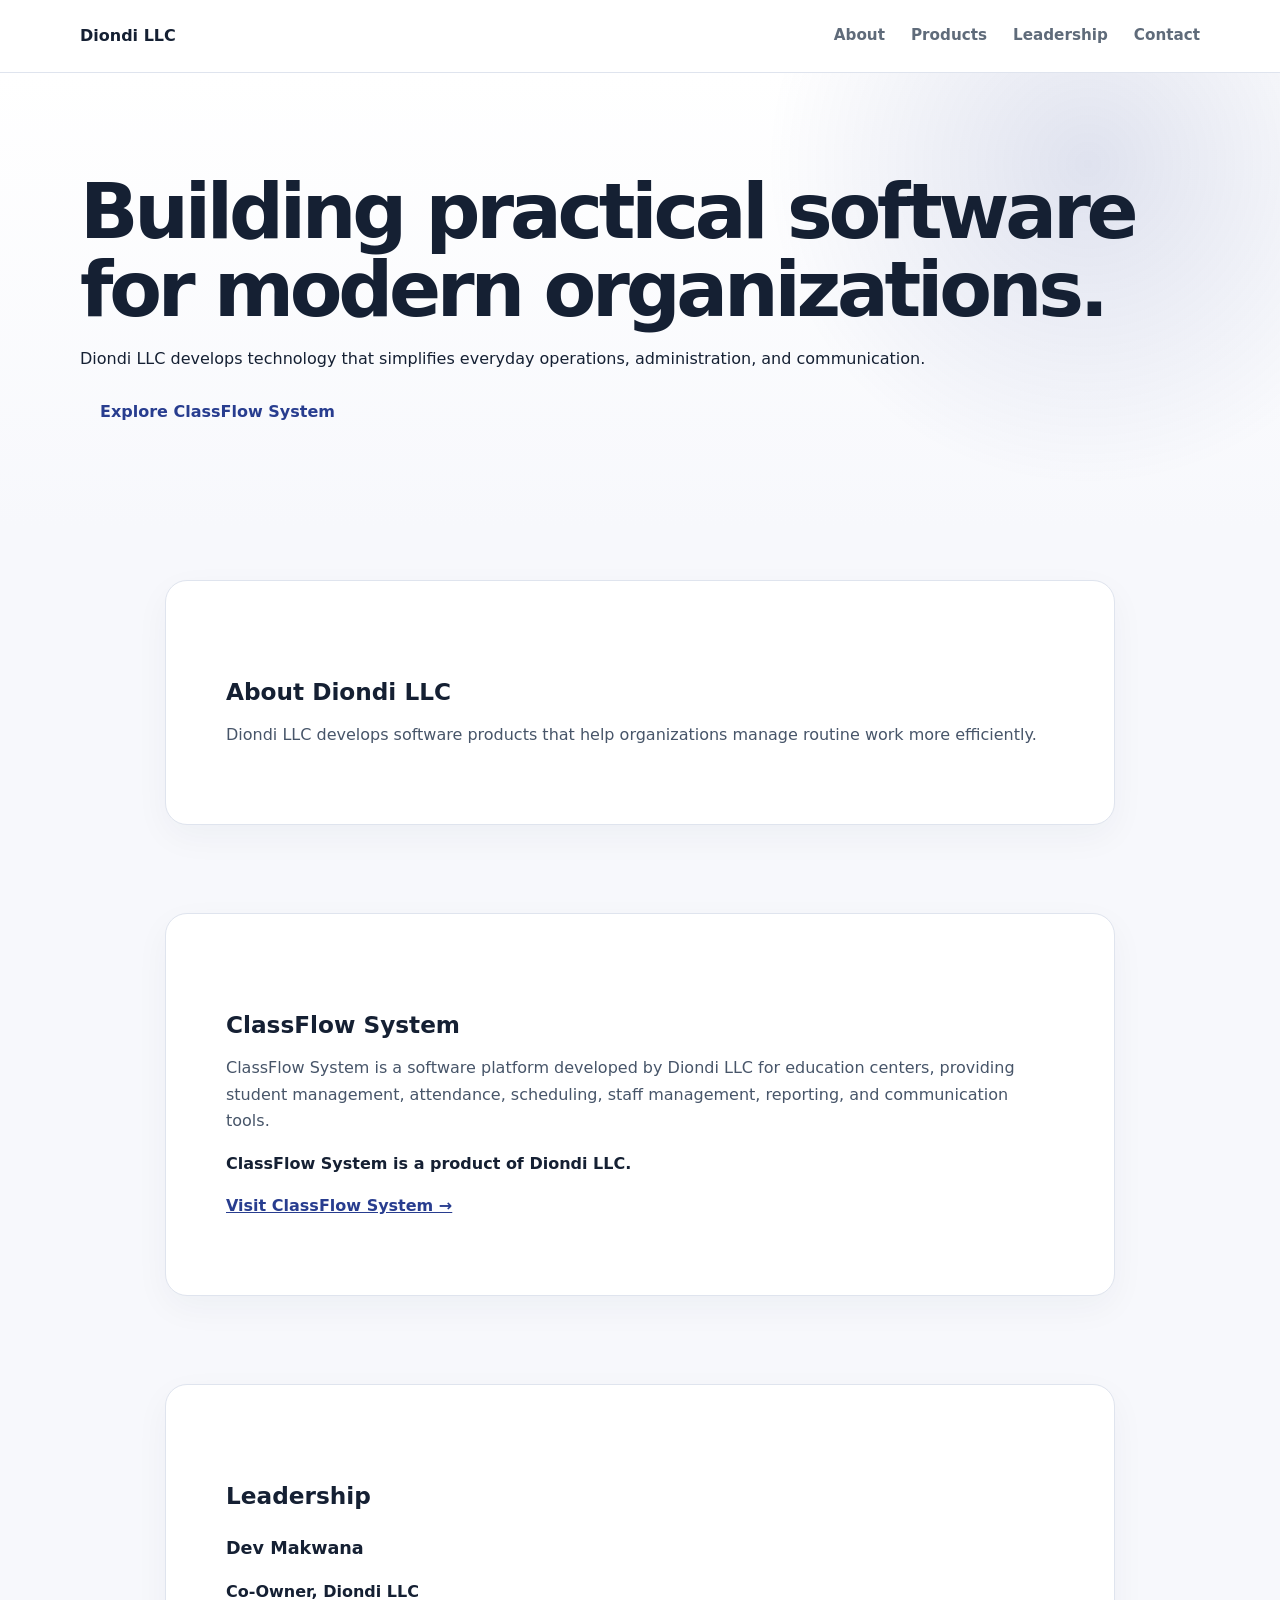
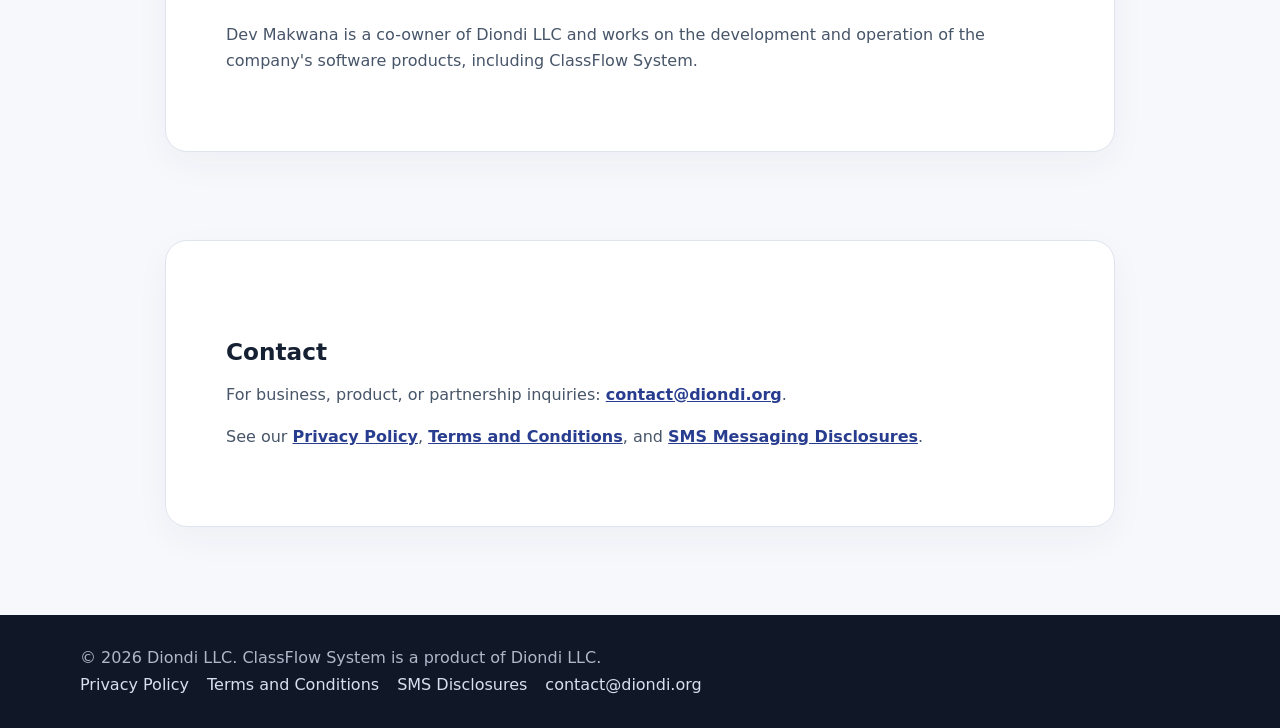
<file: index.html>
<!doctype html>
<html lang="en">
  <head>
    <meta charset="utf-8" />
    <meta name="viewport" content="width=device-width,initial-scale=1" />
    <title>Diondi LLC | Software & Technology</title>
    <meta
      name="description"
      content="Diondi LLC develops ClassFlow System, a software platform for education centers."
    />
    <link rel="icon" href="/favicon.svg" type="image/svg+xml" />
    <link rel="stylesheet" href="/styles.css" />
  </head>
  <body>
    <header>
      <div class="wrap">
        <nav>
          <a href="/index.html"><strong>Diondi LLC</strong></a>
          <div class="links">
            <a href="/index.html#about">About</a
            ><a href="/index.html#products">Products</a
            ><a href="/index.html#leadership">Leadership</a
            ><a href="/index.html#contact">Contact</a>
          </div>
        </nav>
      </div>
    </header>
    <section class="hero">
      <div class="wrap">
        <h1>Building practical software for modern organizations.</h1>
        <p>
          Diondi LLC develops technology that simplifies everyday operations,
          administration, and communication.
        </p>
        <a class="button" href="#products">Explore ClassFlow System</a>
      </div>
    </section>
    <main class="wrap">
      <section class="content" id="about">
        <h2>About Diondi LLC</h2>
        <p>
          Diondi LLC develops software products that help organizations manage
          routine work more efficiently.
        </p>
      </section>
      <section class="content" id="products">
        <h2>ClassFlow System</h2>
        <p>
          ClassFlow System is a software platform developed by Diondi LLC for
          education centers, providing student management, attendance,
          scheduling, staff management, reporting, and communication tools.
        </p>
        <p><strong>ClassFlow System is a product of Diondi LLC.</strong></p>
        <p>
          <a href="https://classflowsystem.diondi.org">Visit ClassFlow System →</a>
        </p>
      </section>
      <section class="content" id="leadership">
        <h2>Leadership</h2>
        <h3>Dev Makwana</h3>
        <p><strong>Co-Owner, Diondi LLC</strong></p>
        <p>
          Dev Makwana is a co-owner of Diondi LLC and works on the development
          and operation of the company's software products, including ClassFlow
          System.
        </p>
      </section>
      <section class="content" id="contact">
        <h2>Contact</h2>
        <p>
          For business, product, or partnership inquiries:
          <a href="mailto:contact@diondi.org">contact@diondi.org</a>.
        </p>
        <p>
          See our <a href="/privacy.html">Privacy Policy</a>,
          <a href="/terms.html">Terms and Conditions</a>, and
          <a href="/sms.html">SMS Messaging Disclosures</a>.
        </p>
      </section>
    </main>
    <footer>
      <div class="wrap">
        © 2026 Diondi LLC. ClassFlow System is a product of Diondi LLC.
        <div class="footlinks">
          <a href="/privacy.html">Privacy Policy</a
          ><a href="/terms.html">Terms and Conditions</a
          ><a href="/sms.html">SMS Disclosures</a
          ><a href="mailto:contact@diondi.org">contact@diondi.org</a>
        </div>
      </div>
    </footer>
  </body>
</html>
</file>
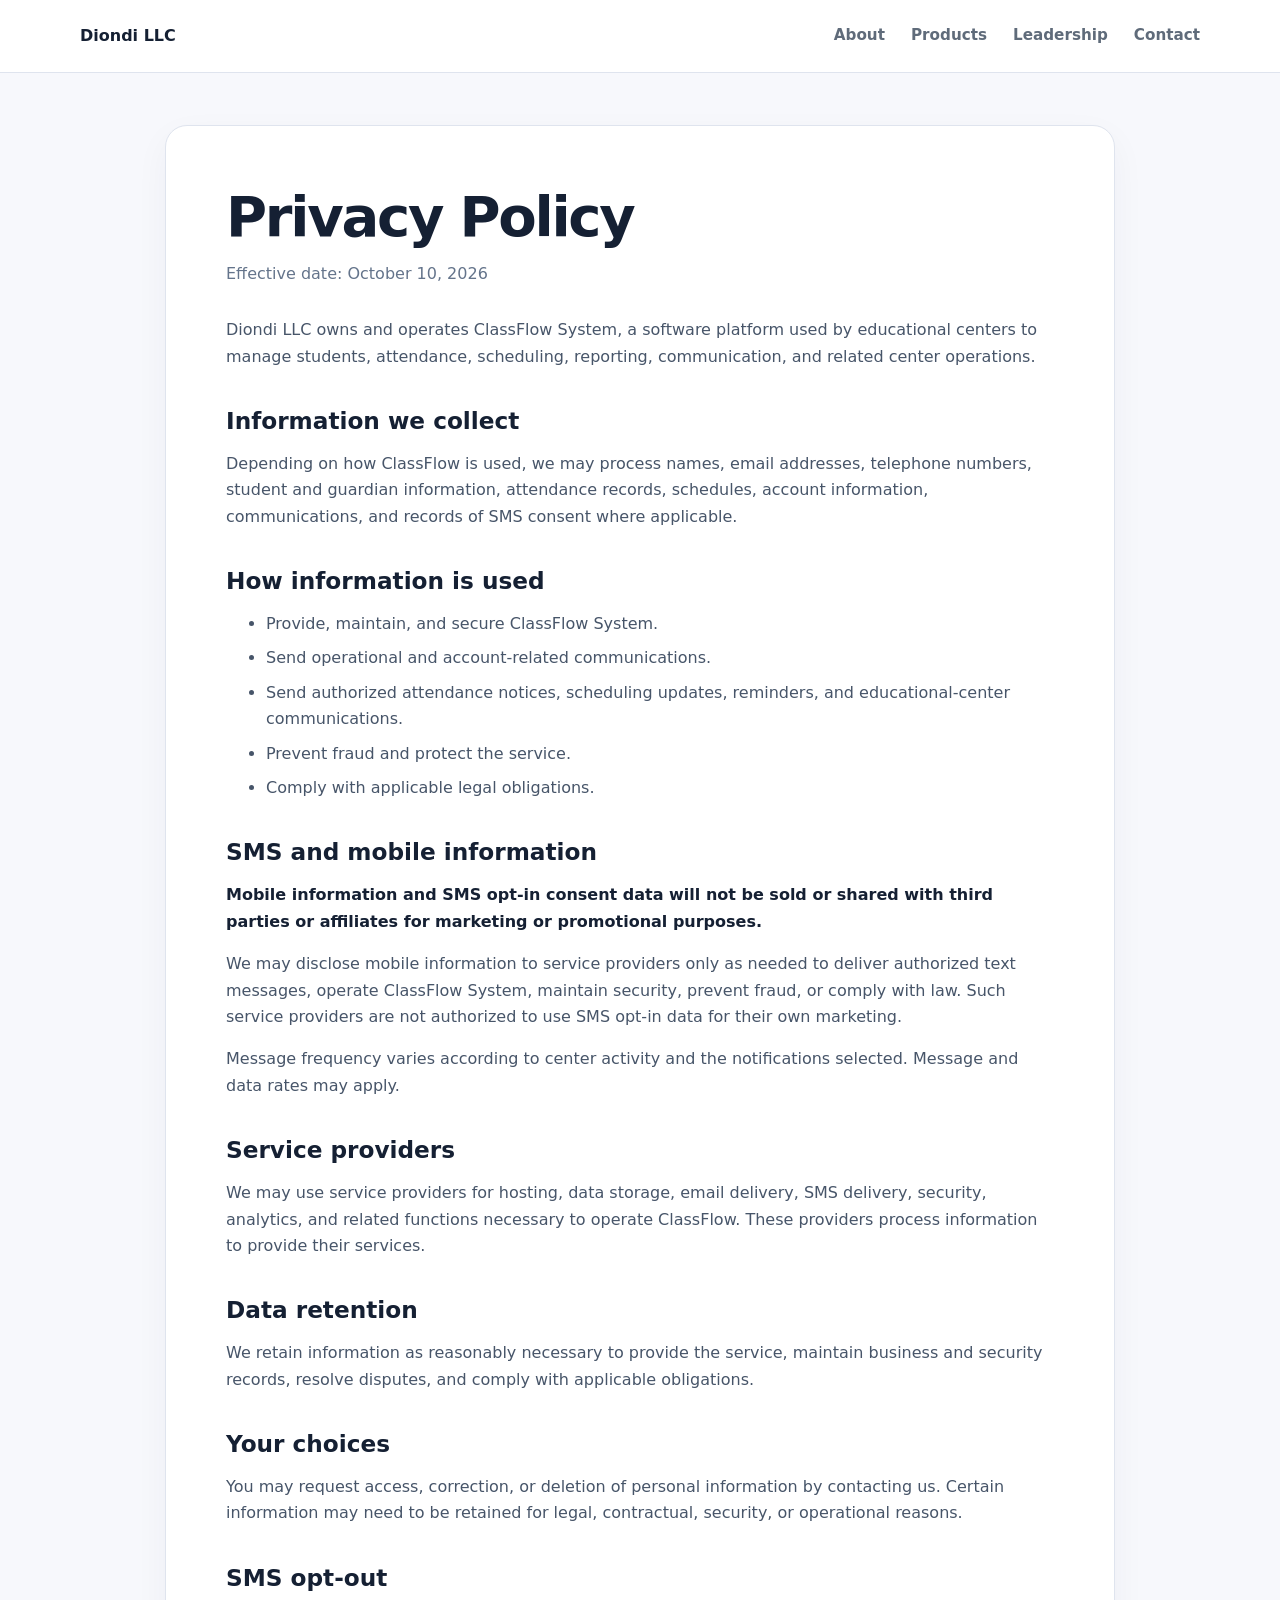
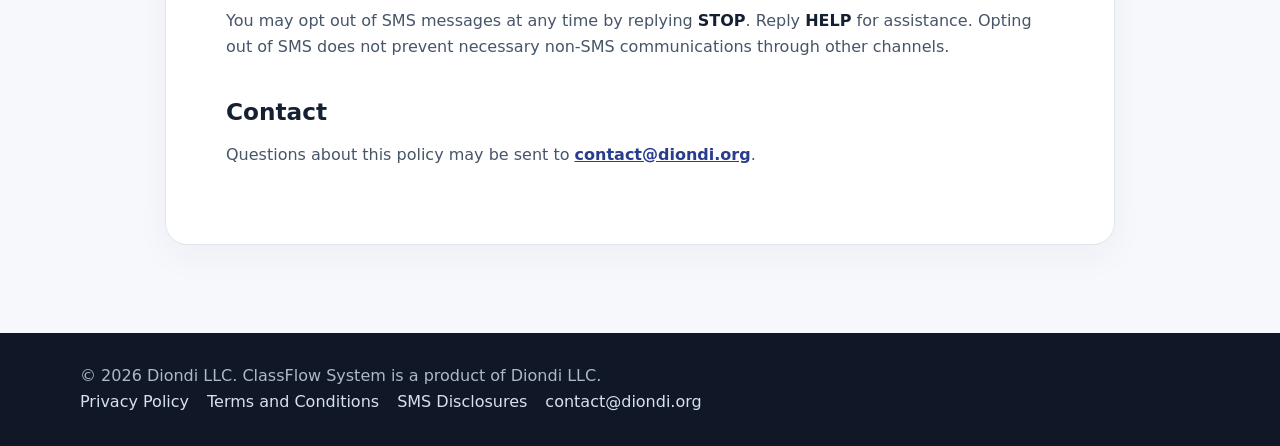
<file: privacy.html>
<!doctype html><html lang="en"><head><meta charset="utf-8"><meta name="viewport" content="width=device-width,initial-scale=1"><title>Privacy Policy | Diondi LLC</title><meta name="description" content="Privacy Policy for Diondi LLC and ClassFlow System."><link rel="icon" href="/favicon.svg" type="image/svg+xml"><link rel="stylesheet" href="/styles.css"></head><body><header><div class="wrap"><nav><a href="/index.html"><strong>Diondi LLC</strong></a><div class="links"><a href="/index.html#about">About</a><a href="/index.html#products">Products</a><a href="/index.html#leadership">Leadership</a><a href="/index.html#contact">Contact</a></div></nav></div></header><main class="content"><h1>Privacy Policy</h1><p class="muted">Effective date: October 10, 2026</p><p>Diondi LLC owns and operates ClassFlow System, a software platform used by educational centers to manage students, attendance, scheduling, reporting, communication, and related center operations.</p><h2>Information we collect</h2><p>Depending on how ClassFlow is used, we may process names, email addresses, telephone numbers, student and guardian information, attendance records, schedules, account information, communications, and records of SMS consent where applicable.</p><h2>How information is used</h2><ul><li>Provide, maintain, and secure ClassFlow System.</li><li>Send operational and account-related communications.</li><li>Send authorized attendance notices, scheduling updates, reminders, and educational-center communications.</li><li>Prevent fraud and protect the service.</li><li>Comply with applicable legal obligations.</li></ul><h2>SMS and mobile information</h2><p><strong>Mobile information and SMS opt-in consent data will not be sold or shared with third parties or affiliates for marketing or promotional purposes.</strong></p><p>We may disclose mobile information to service providers only as needed to deliver authorized text messages, operate ClassFlow System, maintain security, prevent fraud, or comply with law. Such service providers are not authorized to use SMS opt-in data for their own marketing.</p><p>Message frequency varies according to center activity and the notifications selected. Message and data rates may apply.</p><h2>Service providers</h2><p>We may use service providers for hosting, data storage, email delivery, SMS delivery, security, analytics, and related functions necessary to operate ClassFlow. These providers process information to provide their services.</p><h2>Data retention</h2><p>We retain information as reasonably necessary to provide the service, maintain business and security records, resolve disputes, and comply with applicable obligations.</p><h2>Your choices</h2><p>You may request access, correction, or deletion of personal information by contacting us. Certain information may need to be retained for legal, contractual, security, or operational reasons.</p><h2>SMS opt-out</h2><p>You may opt out of SMS messages at any time by replying <strong>STOP</strong>. Reply <strong>HELP</strong> for assistance. Opting out of SMS does not prevent necessary non-SMS communications through other channels.</p><h2>Contact</h2><p>Questions about this policy may be sent to <a href="mailto:contact@diondi.org">contact@diondi.org</a>.</p></main><footer><div class="wrap">© 2026 Diondi LLC. ClassFlow System is a product of Diondi LLC.<div class="footlinks"><a href="/privacy.html">Privacy Policy</a><a href="/terms.html">Terms and Conditions</a><a href="/sms.html">SMS Disclosures</a><a href="mailto:contact@diondi.org">contact@diondi.org</a></div></div></footer></body></html>
</file>
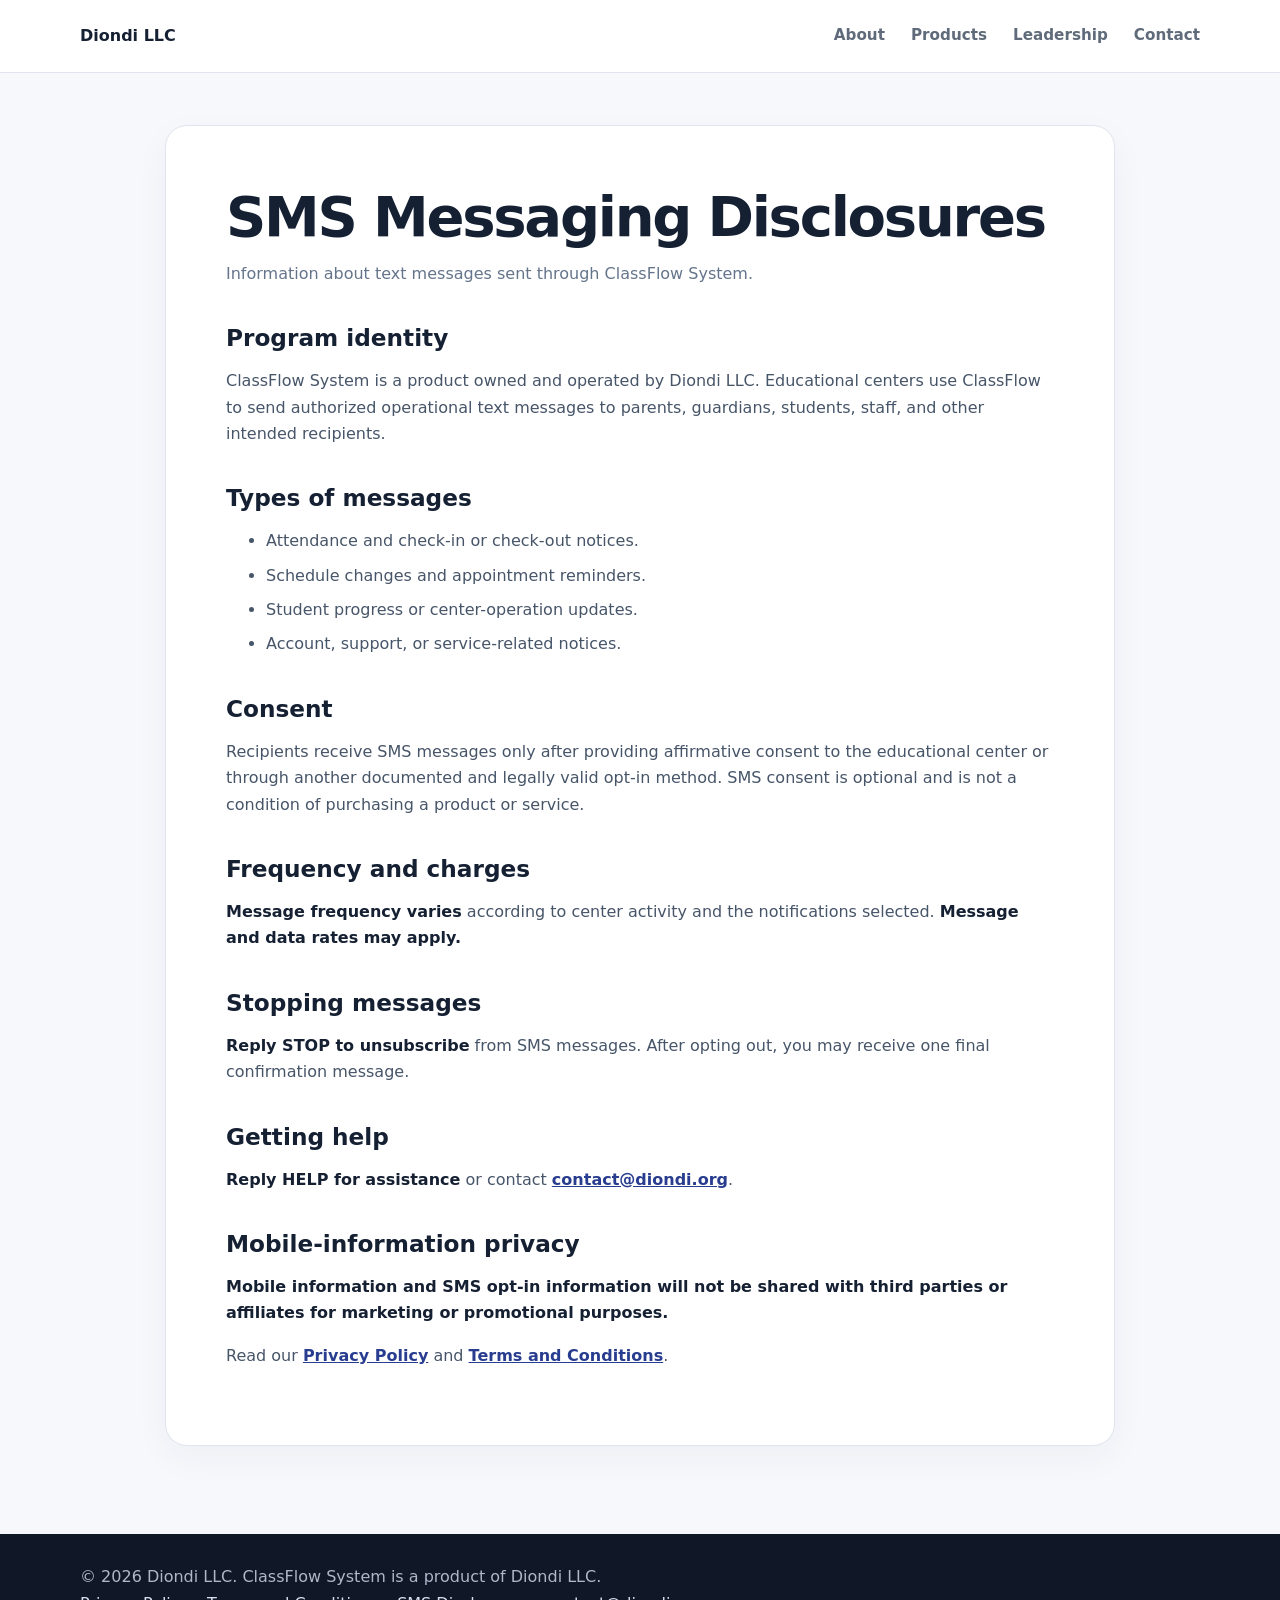
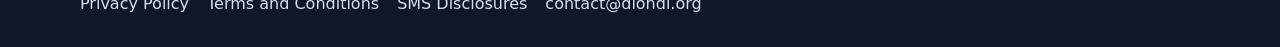
<file: sms.html>
<!doctype html><html lang="en"><head><meta charset="utf-8"><meta name="viewport" content="width=device-width,initial-scale=1"><title>SMS Messaging Disclosures | Diondi LLC</title><meta name="description" content="SMS Messaging Disclosures for Diondi LLC and ClassFlow System."><link rel="icon" href="/favicon.svg" type="image/svg+xml"><link rel="stylesheet" href="/styles.css"></head><body><header><div class="wrap"><nav><a href="/index.html"><strong>Diondi LLC</strong></a><div class="links"><a href="/index.html#about">About</a><a href="/index.html#products">Products</a><a href="/index.html#leadership">Leadership</a><a href="/index.html#contact">Contact</a></div></nav></div></header><main class="content"><h1>SMS Messaging Disclosures</h1><p class="muted">Information about text messages sent through ClassFlow System.</p><h2>Program identity</h2><p>ClassFlow System is a product owned and operated by Diondi LLC. Educational centers use ClassFlow to send authorized operational text messages to parents, guardians, students, staff, and other intended recipients.</p><h2>Types of messages</h2><ul><li>Attendance and check-in or check-out notices.</li><li>Schedule changes and appointment reminders.</li><li>Student progress or center-operation updates.</li><li>Account, support, or service-related notices.</li></ul><h2>Consent</h2><p>Recipients receive SMS messages only after providing affirmative consent to the educational center or through another documented and legally valid opt-in method. SMS consent is optional and is not a condition of purchasing a product or service.</p><h2>Frequency and charges</h2><p><strong>Message frequency varies</strong> according to center activity and the notifications selected. <strong>Message and data rates may apply.</strong></p><h2>Stopping messages</h2><p><strong>Reply STOP to unsubscribe</strong> from SMS messages. After opting out, you may receive one final confirmation message.</p><h2>Getting help</h2><p><strong>Reply HELP for assistance</strong> or contact <a href="mailto:contact@diondi.org">contact@diondi.org</a>.</p><h2>Mobile-information privacy</h2><p><strong>Mobile information and SMS opt-in information will not be shared with third parties or affiliates for marketing or promotional purposes.</strong></p><p>Read our <a href="/privacy.html">Privacy Policy</a> and <a href="/terms.html">Terms and Conditions</a>.</p></main><footer><div class="wrap">© 2026 Diondi LLC. ClassFlow System is a product of Diondi LLC.<div class="footlinks"><a href="/privacy.html">Privacy Policy</a><a href="/terms.html">Terms and Conditions</a><a href="/sms.html">SMS Disclosures</a><a href="mailto:contact@diondi.org">contact@diondi.org</a></div></div></footer></body></html>
</file>
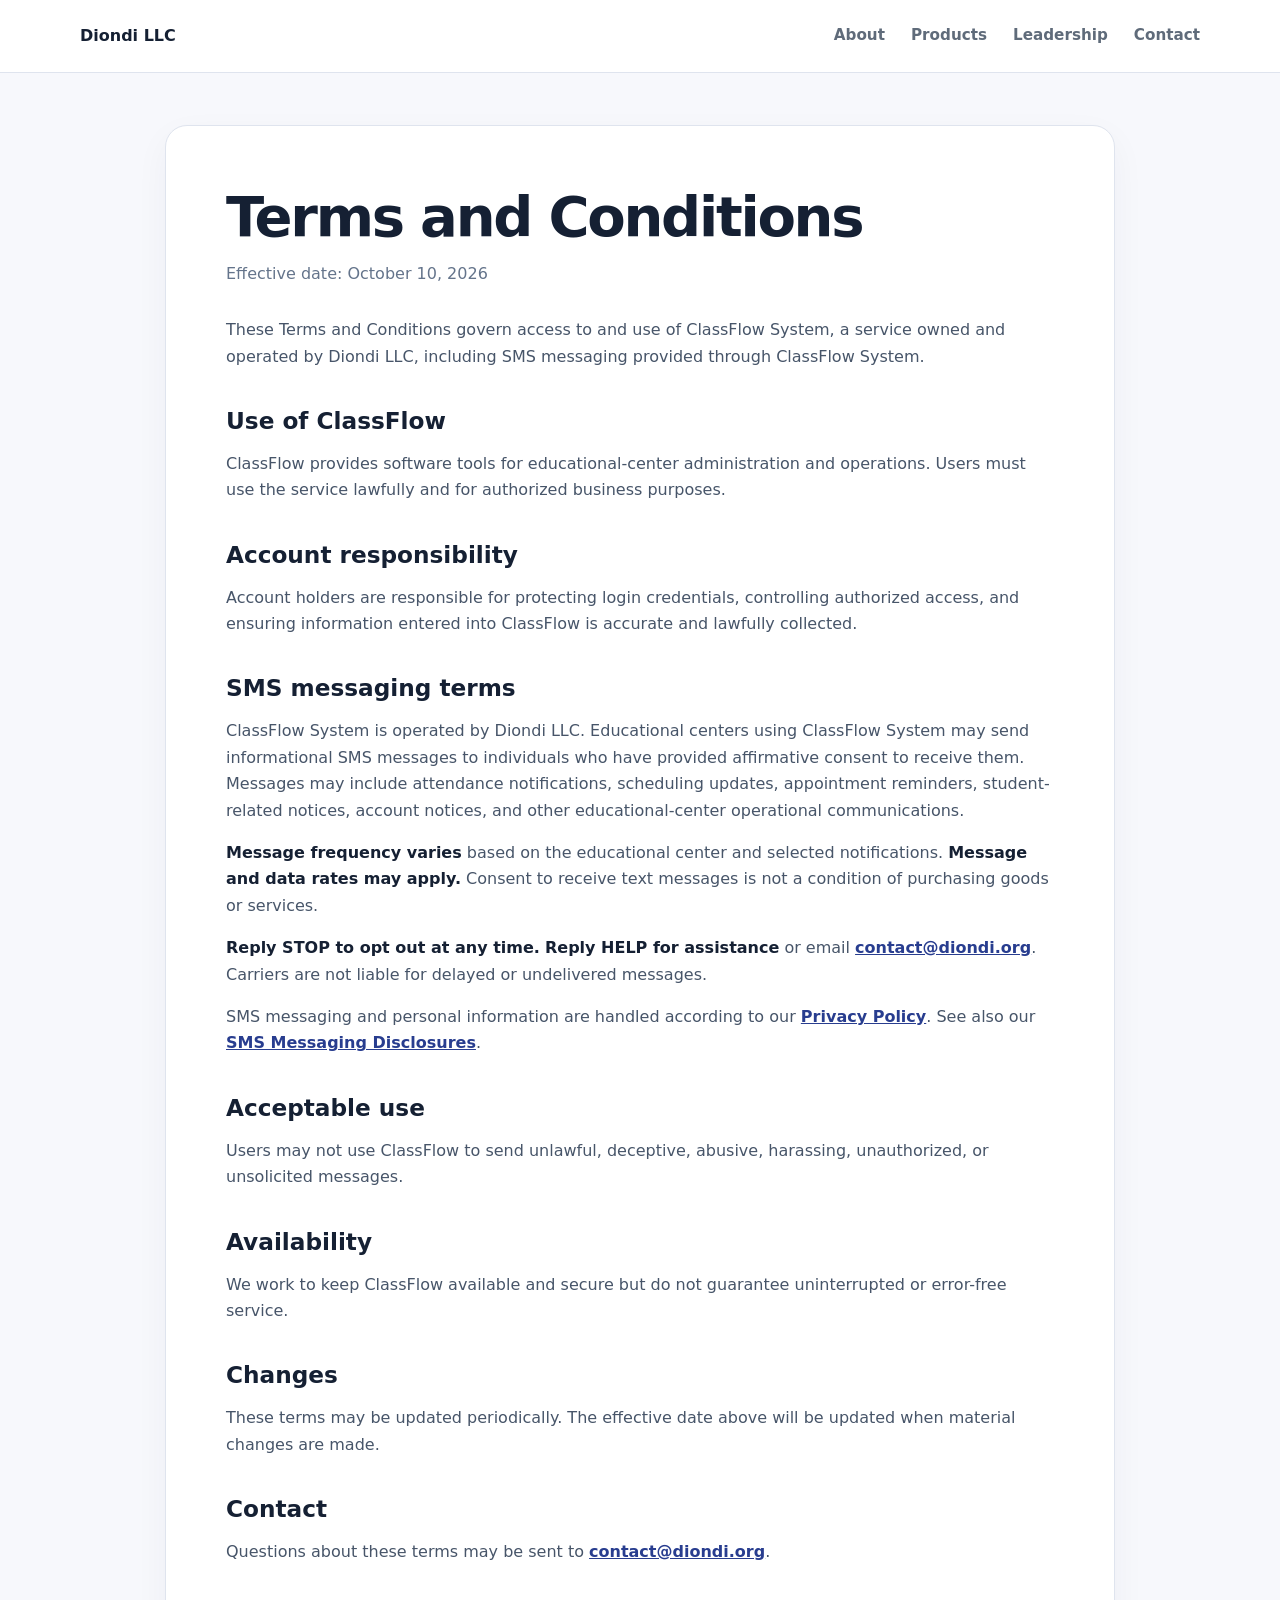
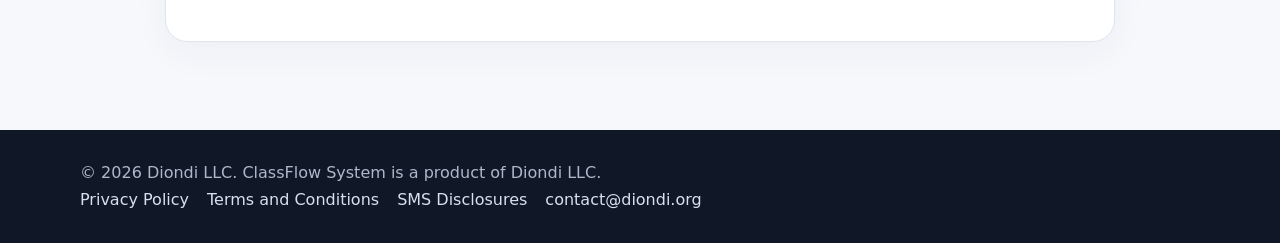
<file: terms.html>
<!doctype html><html lang="en"><head><meta charset="utf-8"><meta name="viewport" content="width=device-width,initial-scale=1"><title>Terms and Conditions | Diondi LLC</title><meta name="description" content="Terms and Conditions for Diondi LLC and ClassFlow System."><link rel="icon" href="/favicon.svg" type="image/svg+xml"><link rel="stylesheet" href="/styles.css"></head><body><header><div class="wrap"><nav><a href="/index.html"><strong>Diondi LLC</strong></a><div class="links"><a href="/index.html#about">About</a><a href="/index.html#products">Products</a><a href="/index.html#leadership">Leadership</a><a href="/index.html#contact">Contact</a></div></nav></div></header><main class="content"><h1>Terms and Conditions</h1><p class="muted">Effective date: October 10, 2026</p><p>These Terms and Conditions govern access to and use of ClassFlow System, a service owned and operated by Diondi LLC, including SMS messaging provided through ClassFlow System.</p><h2>Use of ClassFlow</h2><p>ClassFlow provides software tools for educational-center administration and operations. Users must use the service lawfully and for authorized business purposes.</p><h2>Account responsibility</h2><p>Account holders are responsible for protecting login credentials, controlling authorized access, and ensuring information entered into ClassFlow is accurate and lawfully collected.</p><h2>SMS messaging terms</h2><p>ClassFlow System is operated by Diondi LLC. Educational centers using ClassFlow System may send informational SMS messages to individuals who have provided affirmative consent to receive them. Messages may include attendance notifications, scheduling updates, appointment reminders, student-related notices, account notices, and other educational-center operational communications.</p><p><strong>Message frequency varies</strong> based on the educational center and selected notifications. <strong>Message and data rates may apply.</strong> Consent to receive text messages is not a condition of purchasing goods or services.</p><p><strong>Reply STOP to opt out at any time.</strong> <strong>Reply HELP for assistance</strong> or email <a href="mailto:contact@diondi.org">contact@diondi.org</a>. Carriers are not liable for delayed or undelivered messages.</p><p>SMS messaging and personal information are handled according to our <a href="/privacy.html">Privacy Policy</a>. See also our <a href="/sms.html">SMS Messaging Disclosures</a>.</p><h2>Acceptable use</h2><p>Users may not use ClassFlow to send unlawful, deceptive, abusive, harassing, unauthorized, or unsolicited messages.</p><h2>Availability</h2><p>We work to keep ClassFlow available and secure but do not guarantee uninterrupted or error-free service.</p><h2>Changes</h2><p>These terms may be updated periodically. The effective date above will be updated when material changes are made.</p><h2>Contact</h2><p>Questions about these terms may be sent to <a href="mailto:contact@diondi.org">contact@diondi.org</a>.</p></main><footer><div class="wrap">© 2026 Diondi LLC. ClassFlow System is a product of Diondi LLC.<div class="footlinks"><a href="/privacy.html">Privacy Policy</a><a href="/terms.html">Terms and Conditions</a><a href="/sms.html">SMS Disclosures</a><a href="mailto:contact@diondi.org">contact@diondi.org</a></div></div></footer></body></html>
</file>
<file: styles.css>
*{box-sizing:border-box}html{scroll-behavior:smooth;scroll-padding-top:85px}body{margin:0;font-family:Inter,ui-sans-serif,system-ui,-apple-system,"Segoe UI",sans-serif;color:#152033;background:#f7f8fc;line-height:1.65}a{color:#283d8f}.wrap{width:min(calc(100% - 40px),1120px);margin:0 auto}header{position:sticky;top:0;z-index:5;background:rgba(255,255,255,.96);border-bottom:1px solid #dfe4ee;backdrop-filter:blur(12px)}nav{min-height:72px;display:flex;justify-content:space-between;align-items:center;gap:20px}header a{text-decoration:none;color:#152033}.brand{display:flex;align-items:center;gap:11px;font-weight:800;letter-spacing:-.02em}.brand-mark{display:grid;place-items:center;width:38px;height:38px;background:#283d8f;color:#fff;border-radius:11px;font-size:20px}.links{display:flex;gap:26px;flex-wrap:wrap}.links a{font-weight:650;font-size:.95rem;color:#5f6b7a}.links a:hover{color:#283d8f}.hero{padding:100px 0 92px;background:radial-gradient(circle at 85% 20%,rgba(40,61,143,.14),transparent 28%),linear-gradient(#fff,#f7f8fc)}.hero-grid{display:grid;grid-template-columns:minmax(0,1.35fr) minmax(280px,.65fr);align-items:center;gap:70px}.eyebrow{color:#283d8f;font-size:.82rem;font-weight:800;letter-spacing:.14em;text-transform:uppercase;margin:0 0 14px}.hero h1{font-size:clamp(2.8rem,6vw,5rem);line-height:1.04;letter-spacing:-.055em;margin:0}.hero-copy>p:not(.eyebrow){font-size:1.16rem;color:#5f6b7a;max-width:690px;margin:25px 0}.actions{display:flex;gap:12px;flex-wrap:wrap;margin-top:32px}.button{display:inline-flex;align-items:center;justify-content:center;min-height:48px;padding:0 20px;border-radius:12px;font-weight:750;text-decoration:none}.primary{background:#283d8f;color:white;box-shadow:0 10px 25px #283d8f33}.secondary{background:white;border:1px solid #dfe4ee}.hero-card{position:relative;overflow:hidden;min-height:330px;border-radius:30px;background:#283d8f;color:#fff;padding:38px;display:flex;flex-direction:column;justify-content:flex-end;box-shadow:0 18px 50px #18274b1a}.hero-card:before{content:'';position:absolute;right:-90px;top:-100px;width:260px;height:260px;border-radius:50%;background:#ffffff14}.hero-card .big-d{position:absolute;top:20px;left:36px;font-size:80px;font-weight:900;color:#ffffff28}.hero-card strong{font-size:1.25rem}.hero-card p{color:#ffffffc7;margin:8px 0 0}.section{padding:88px 0}.section.alt{background:#f0f3fa}.section h2{font-size:clamp(2rem,4vw,3.1rem);line-height:1.1;letter-spacing:-.035em;margin:0 0 20px}.section p{color:#5f6b7a;max-width:780px}.narrow{max-width:850px}.section-heading{display:flex;align-items:end;justify-content:space-between;gap:24px;margin-bottom:34px}.pill{border:1px solid #dfe4ee;border-radius:30px;background:white;padding:8px 12px;color:#283d8f;font-size:.86rem;font-weight:750}.product-card,.leader-card{background:white;border:1px solid #dfe4ee;border-radius:22px;box-shadow:0 12px 35px #18274b0f;padding:36px}.product-card{display:grid;grid-template-columns:110px 1fr;gap:30px}.product-icon{display:grid;place-items:center;width:90px;height:90px;border-radius:22px;background:#283d8f;color:#fff;font-weight:900;font-size:1.6rem}.product-card h3,.leader-card h3{margin:0;font-size:1.4rem}.leader-card{max-width:780px;display:grid;grid-template-columns:84px 1fr;gap:24px}.avatar{display:grid;place-items:center;width:72px;height:72px;border-radius:50%;background:#f0f3fa;color:#283d8f;font-weight:900}.leader-title{font-weight:800;color:#283d8f!important;margin:0}.contact-panel{background:#283d8f;border-radius:28px;padding:48px;color:white;display:flex;align-items:center;justify-content:space-between;gap:24px}.contact-panel h2{color:white}.contact-panel p{color:#ffffffc7}.contact-panel .button{background:white;white-space:nowrap}.content{max-width:950px;margin:52px auto 88px;background:white;border:1px solid #dfe4ee;border-radius:22px;padding:clamp(26px,5vw,60px);box-shadow:0 12px 35px #18274b0b}.content h1{font-size:clamp(2.2rem,5vw,3.5rem);line-height:1.12;letter-spacing:-.04em;margin:0 0 12px}.content h2{font-size:1.45rem;margin:36px 0 12px;line-height:1.25;color:#152033}.content h3{font-size:1.1rem;margin:24px 0 10px}.content p,.content li{color:#475569}.content li{margin:8px 0}.content .muted{color:#64748b;margin:0 0 30px}.content strong{color:#152033}.content a{font-weight:650}.policy-intro{background:linear-gradient(130deg,#eef2fc,#f8faff);border:1px solid #dfe4ee;border-radius:16px;padding:22px 25px;margin:26px 0}.policy-intro p{margin:0}.policy-links{display:flex;flex-wrap:wrap;gap:12px;margin-top:30px}.policy-links a{display:inline-block;padding:10px 15px;border:1px solid #dfe4ee;border-radius:10px;text-decoration:none}.notice{background:#f0f3fa;border-left:4px solid #283d8f;padding:16px 20px;border-radius:0 12px 12px 0}footer{background:#101827;color:#aeb8c8;padding:30px 0}.footer-inner{display:flex;justify-content:space-between;align-items:center;flex-wrap:wrap;gap:16px;font-size:.9rem}.footer-inner p{margin:0}.footlinks{display:flex;gap:18px;flex-wrap:wrap}.footlinks a{color:#d8e0ef;text-decoration:none}.footlinks a:hover{text-decoration:underline}@media(max-width:800px){.links{gap:12px}.hero{padding:70px 0}.hero-grid{grid-template-columns:1fr;gap:36px}.hero-card{min-height:260px}.section{padding:70px 0}.product-card,.leader-card{grid-template-columns:1fr}.contact-panel{align-items:flex-start;flex-direction:column}.section-heading{align-items:flex-start;flex-direction:column}}@media(max-width:520px){.wrap{width:min(calc(100% - 28px),1120px)}nav{align-items:flex-start;flex-direction:column;padding:12px 0}.links{gap:15px}.hero h1{font-size:2.6rem}.product-card,.leader-card,.contact-panel{padding:26px}.content{margin:24px auto 55px}.footer-inner{align-items:flex-start;flex-direction:column}}

/* Homepage restoration: match the original Diondi design */
.hero { padding: 100px 0 92px; }
.hero h1 { line-height: 1.02; }
.hero-copy > p:not(.eyebrow) { font-size: 1.18rem; margin: 26px 0 0; }
.hero .actions { margin-top: 34px; }
.hero-card { min-height: 330px; }
.section .eyebrow { color: #283d8f; max-width: none; margin: 0 0 12px; }
.section h2 { margin: 0; }
.section > .wrap > p:not(.eyebrow),
.section .narrow > p:not(.eyebrow) { margin-top: 24px; font-size: 1.08rem; }
.section-heading h2 { margin: 0; }
.product-card { box-shadow: 0 18px 50px rgba(24,39,75,.10); }
.product-card h3 { font-size: 1.5rem; margin-bottom: 12px; }
.product-card p { color: #5f6b7a; }
.product-card p strong { color: #152033; }
.product-card a { display: inline-block; margin-top: 6px; font-weight: 800; text-decoration: none; }
.product-card a:hover { text-decoration: underline; }
.leader-card { margin-top: 34px; padding: 32px; }
.leader-card h3 { font-size: 1.35rem; }
.leader-card .leader-title { margin: 2px 0 12px; }
.contact-panel { box-shadow: 0 18px 50px rgba(24,39,75,.10); }
.contact-panel h2 { margin: 0; }
.contact-panel .eyebrow { color: #cdd6ff; }
.contact-panel .button { color: #283d8f; }
.content { width: min(calc(100% - 40px),950px); }
@media(max-width:800px) {
  .hero { padding: 72px 0; }
  .section { padding: 70px 0; }
}
@media(max-width:520px) {
  .content { width: min(calc(100% - 28px),950px); }
}
</file>
